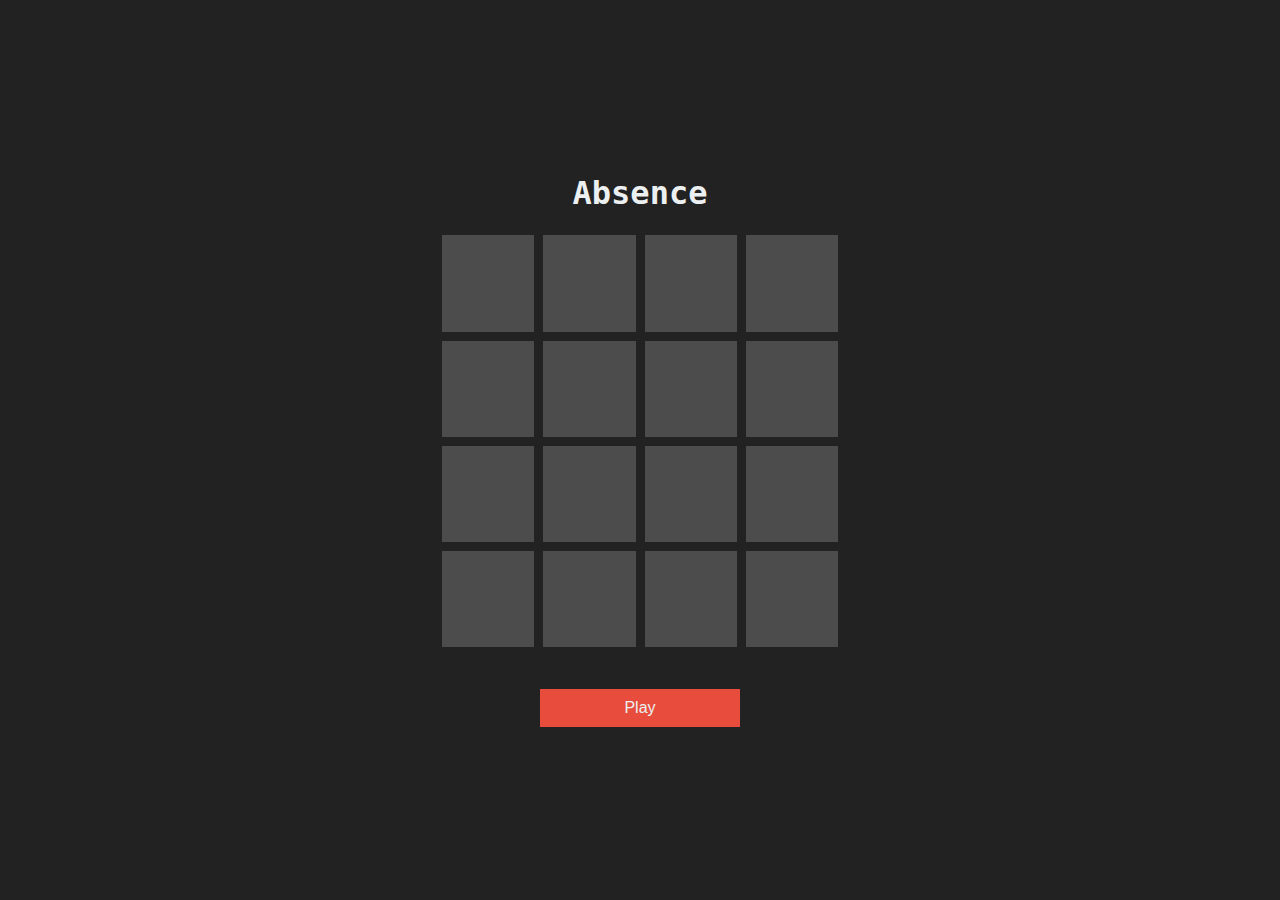
<file: absence/index.html>
<!DOCTYPE html>
<html lang="en">
<head>
    <meta charset="UTF-8">
    <meta name="viewport" content="width=device-width, initial-scale=1.0">
    <title>Absence</title>
    <link rel="stylesheet" href="style.css">
</head>
<body>
    <div class="container">
        <h1>Absence</h1>
        <div class="grid" id="grid"></div>
        <button id="playButton">Play</button>
        <div id="message"></div>
    </div>
    <script src="script.js"></script>
</body>
</html>
</file>
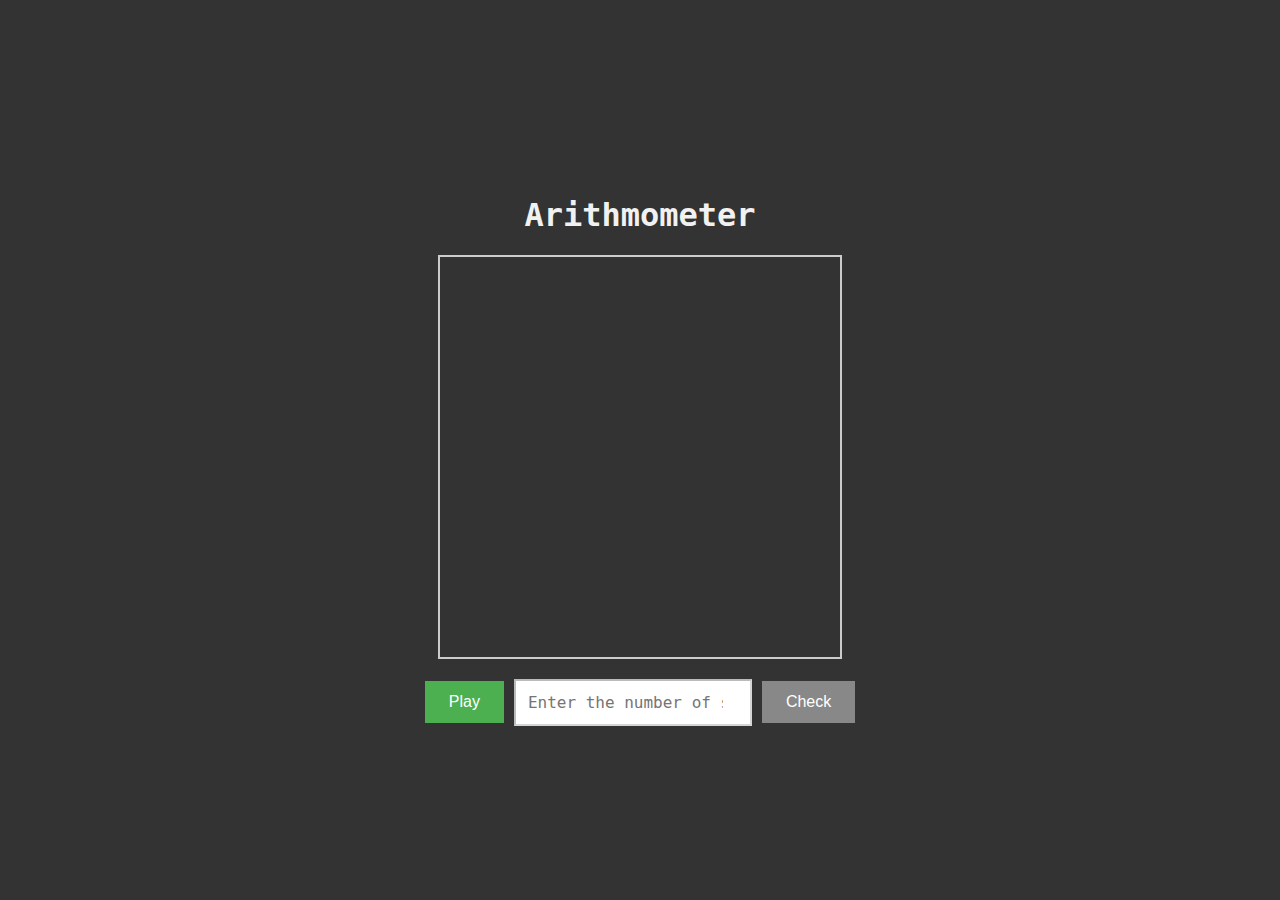
<file: arithmometer/index.html>
<!DOCTYPE html>
<html lang="en">
<head>
  <meta charset="UTF-8">
  <meta name="viewport" content="width=device-width, initial-scale=1.0">
  <title>Arithmometer</title>
  <link rel="stylesheet" href="style.css">
</head>
<body>
  <h1>Arithmometer</h1>
  <div class="game-container">
    <div class="game-board"></div>
    <div class="result-number"></div>
    <div class="controls">
      <button class="play-btn">Play</button>
      <input type="number" class="answer-input" placeholder="Enter the number of squares" disabled>
      <button class="check-btn" disabled>Check</button>
    </div>
    <div class="result-message"></div>
  </div>
  <script src="script.js"></script>
</body>
</html>
</file>
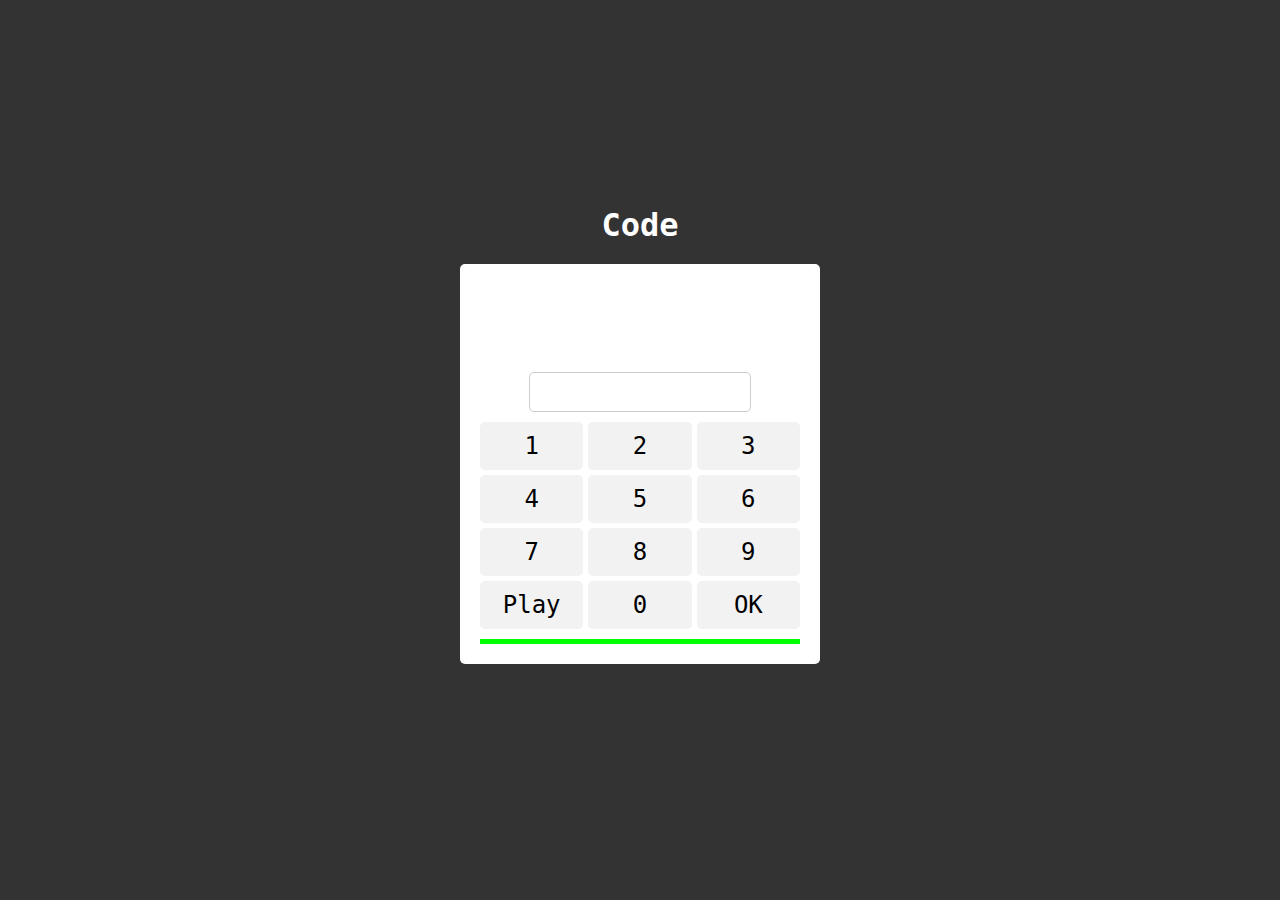
<file: code/index.html>
<!DOCTYPE html>
<html lang="en">
<head>
    <meta charset="UTF-8">
    <meta name="viewport" content="width=device-width, initial-scale=1.0">
    <title>Code Game</title>
    <link rel="stylesheet" href="style.css">
</head>
<body>
    <div class="container">
        <h1>Code</h1>
        <div class="code-container">
            <div class="code-display">
                <span id="code"></span>
            </div>
            <div class="input-container">
                <input type="text" id="code-input" maxlength="8" pattern="\d*" />
                <div class="keyboard">
                    <button class="key">1</button>
                    <button class="key">2</button>
                    <button class="key">3</button>
                    <button class="key">4</button>
                    <button class="key">5</button>
                    <button class="key">6</button>
                    <button class="key">7</button>
                    <button class="key">8</button>
                    <button class="key">9</button>
                    <button class="key" id="play">Play</button>
                    <button class="key">0</button>
                    <button class="key" id="ok">OK</button>
                </div>
            </div>
            <div class="timer-bar" id="timer-bar"></div>
        </div>
        <div id="result"></div>
    </div>
    <script src="script.js"></script>
</body>
</html>
</file>
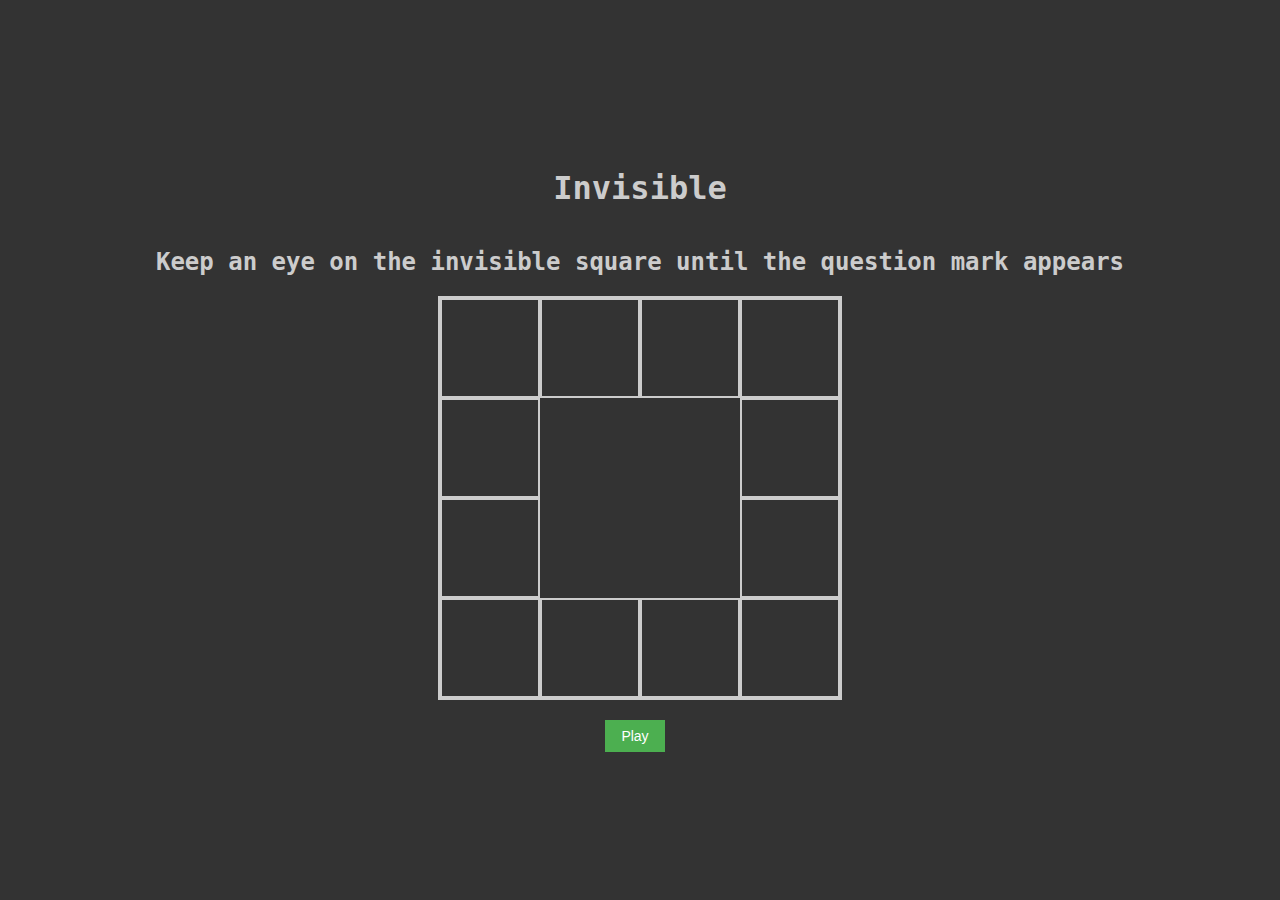
<file: invisible/index.html>
<!DOCTYPE html>
<html lang="en">
<head>
  <meta charset="UTF-8">
  <meta name="viewport" content="width=device-width, initial-scale=1.0">
  <title>Invisible</title>
  <link rel="stylesheet" href="style.css">
</head>
<body>
  <h1>Invisible</h1>
<h2>Keep an eye on the invisible square until the question mark appears</h2>
  <div class="game-container">
    <div class="game-board">
      <div class="cell" data-index="0"></div>
      <div class="cell" data-index="1"></div>
      <div class="cell" data-index="2"></div>
      <div class="cell" data-index="3"></div>
      <div class="cell" data-index="4"></div>
      <div class="cell empty"></div>
      <div class="cell empty"></div>
      <div class="cell" data-index="7"></div>
      <div class="cell" data-index="8"></div>
      <div class="cell empty"></div>
      <div class="cell empty"></div>
      <div class="cell" data-index="11"></div>
      <div class="cell" data-index="12"></div>
      <div class="cell" data-index="13"></div>
      <div class="cell" data-index="14"></div>
      <div class="cell" data-index="15"></div>
    </div>
    <div class="controls">
      <button id="play-btn">Play</button>
      <div id="result-message"></div>
    </div>
  </div>
  <script src="script.js"></script>
</body>
</html>
</file>
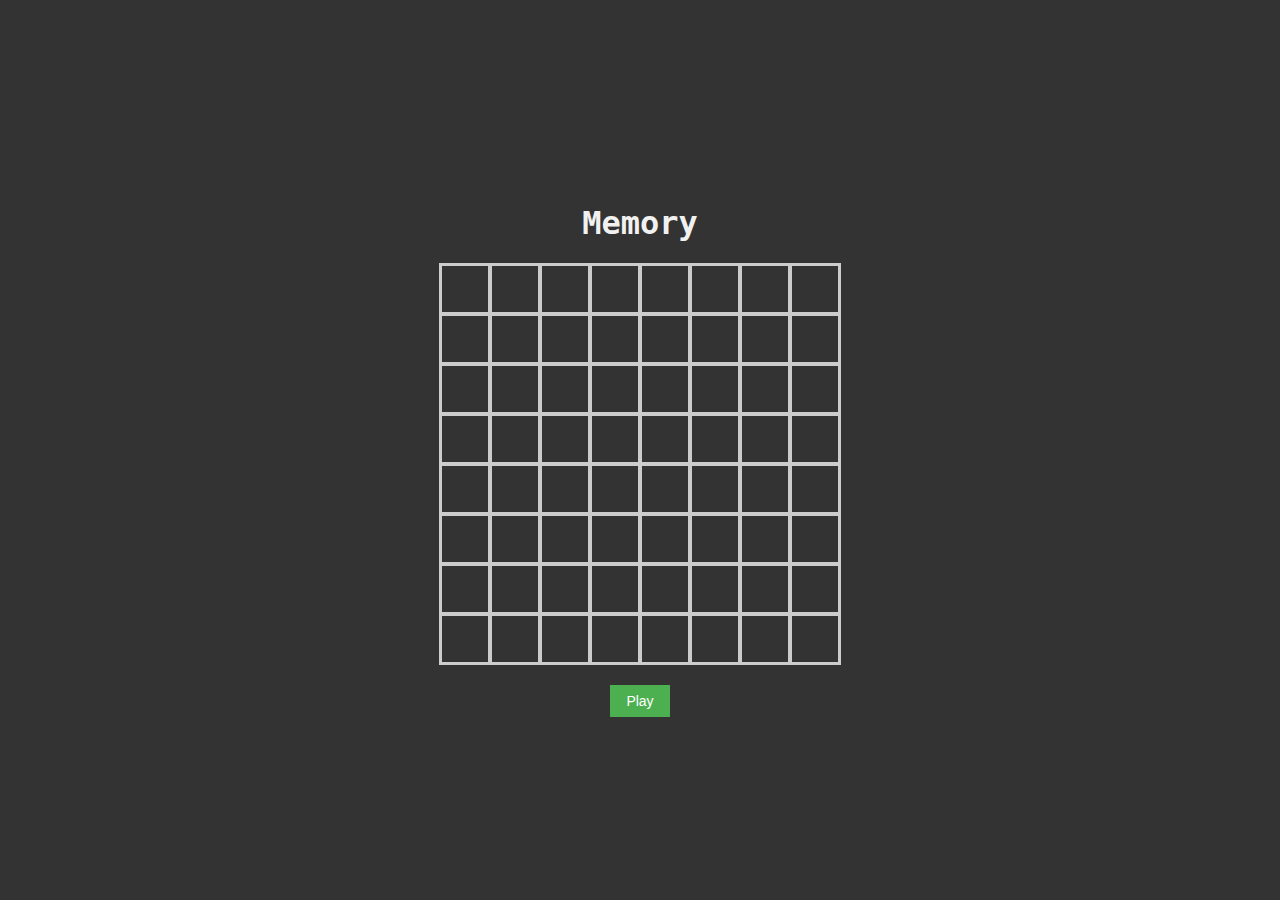
<file: memory/index.html>
<!DOCTYPE html>
<html lang="en">
<head>
  <meta charset="UTF-8">
  <meta name="viewport" content="width=device-width, initial-scale=1.0">
  <title>Memory</title>
  <link rel="stylesheet" href="style.css">
</head>
<body>
  <h1>Memory</h1>
  <div class="game-container">
    <div class="game-board"></div>
    <button class="play-btn">Play</button>
  </div>
  <script src="script.js"></script>
</body>
</html>
</file>
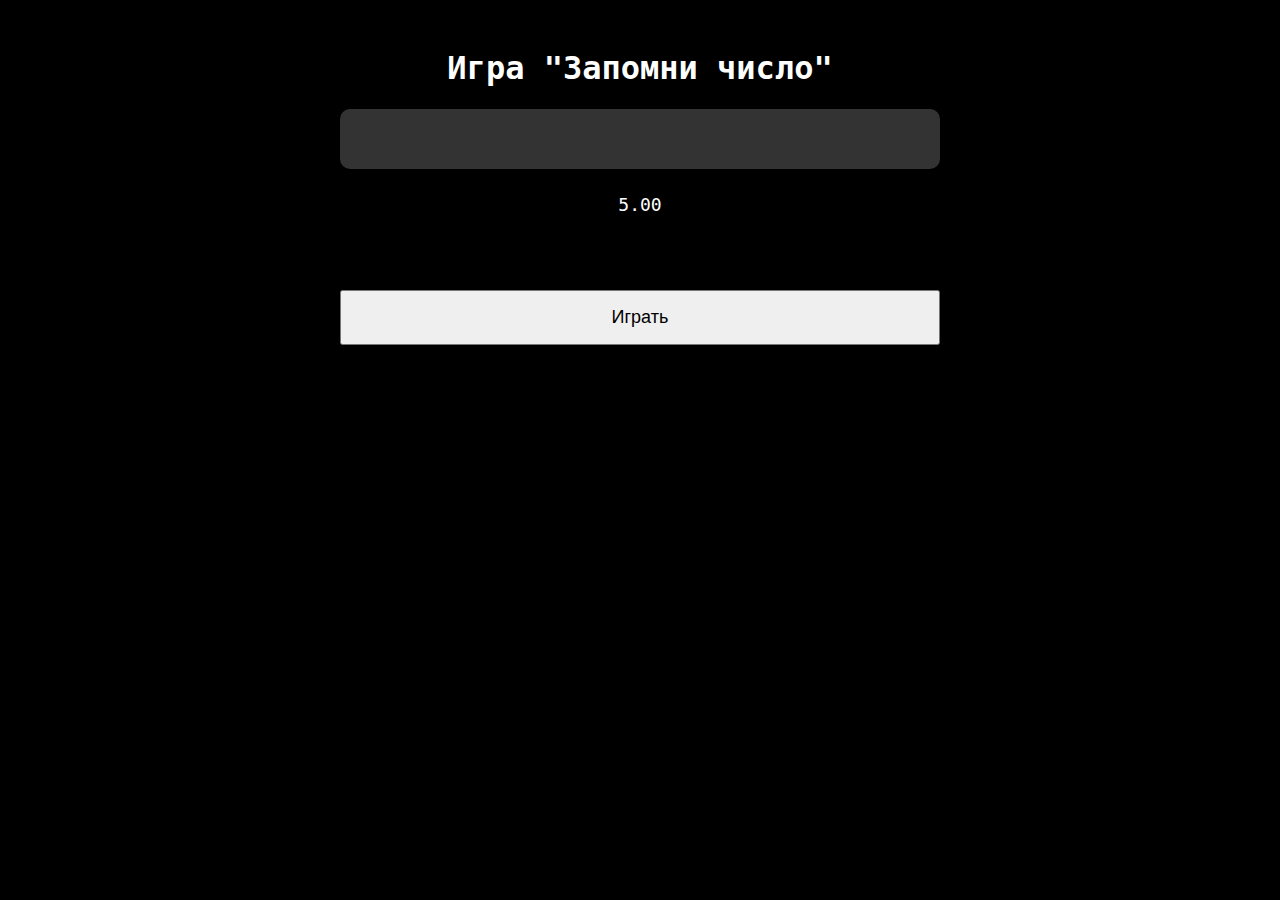
<file: missing-cell/index.html>
<!DOCTYPE html>
<html>
<head>
  <title>Игра "Запомни число"</title>
  <meta name="viewport" content="width=device-width, initial-scale=1">
  <link rel="stylesheet" type="text/css" href="style.css">
</head>
<body>
  <div class="container">
    <h1>Игра "Запомни число"</h1>
    <div class="game-board" id="game-board"></div>
    <div class="timer" id="timer">5.00</div>
    <div id="input-wrapper" style="display:none;">
      <input type="text" id="input-field" placeholder="Введите пропавшее число">
      <button id="check-button">ОК</button>
    </div>
    <div id="result"></div>
    <button id="play-button">Играть</button>
  </div>
  <script src="script.js"></script>
</body>
</html>
</file>
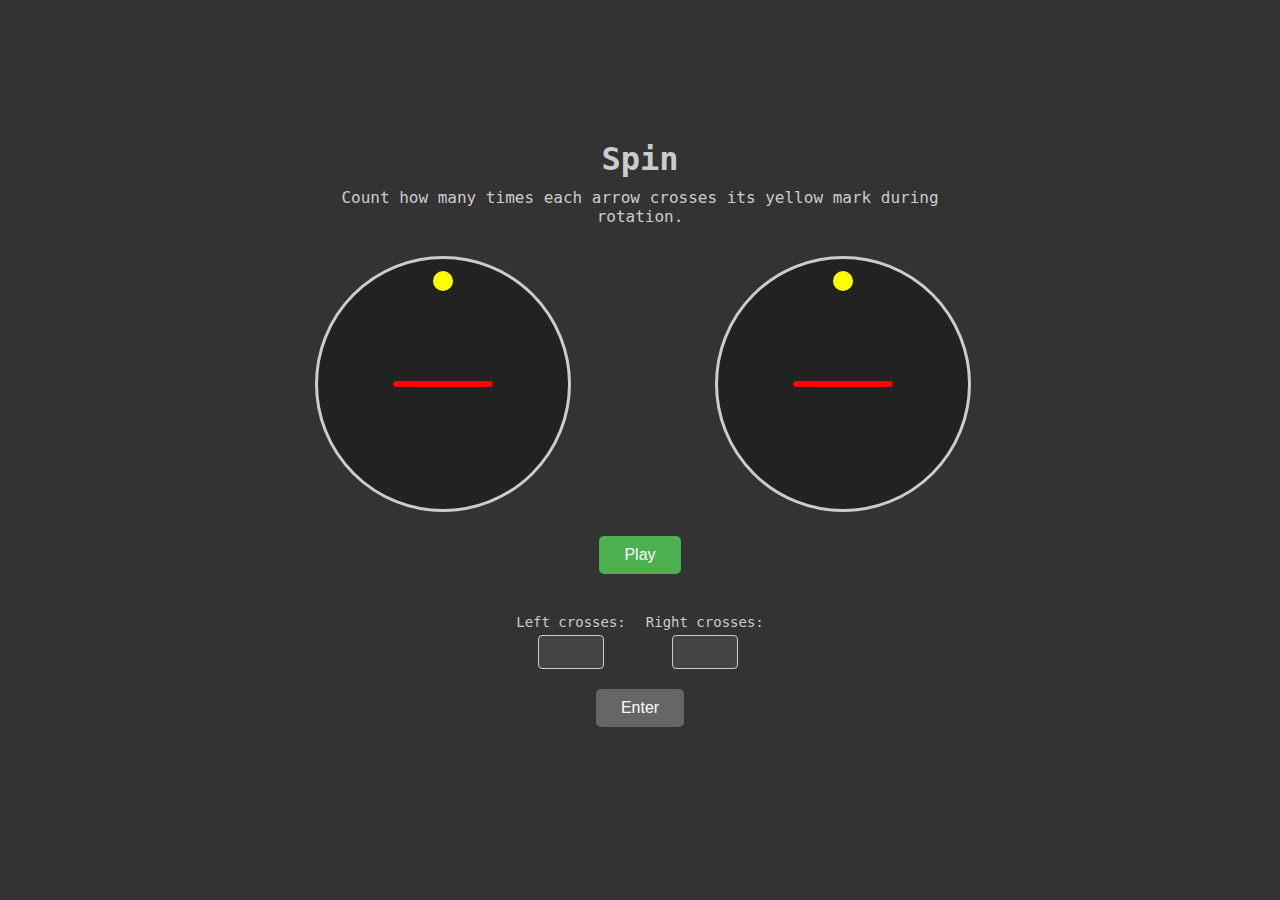
<file: spin/index.html>
<!DOCTYPE html>
<html lang="en">
<head>
  <meta charset="UTF-8" />
  <meta name="viewport" content="width=device-width, initial-scale=1" />
  <title>Spin Game</title>
  <link rel="stylesheet" href="style.css" />
</head>
<body>
  <h1>Spin</h1>
  <div class="game-description">
    Count how many times each arrow crosses its yellow mark during rotation.
  </div>

  <div class="game-container">
    <div class="circles-container">
      <div class="circle-container">
        <div class="circle" id="left-circle">
          <div class="arrow" id="left-arrow"></div>
          <div class="mark left-mark"></div>
        </div>
      </div>

      <div class="circle-container">
        <div class="circle" id="right-circle">
          <div class="arrow" id="right-arrow"></div>
          <div class="mark right-mark"></div>
        </div>
      </div>
    </div>

    <div class="controls">
      <button id="play-btn">Play</button>

      <div class="input-fields">
        <div>
          <label for="left-input">Left crosses:</label>
          <input type="number" id="left-input" min="0" />
        </div>
        <div>
          <label for="right-input">Right crosses:</label>
          <input type="number" id="right-input" min="0" />
        </div>
      </div>

      <button id="submit-btn" disabled>Enter</button>
      <div id="result-message"></div>
    </div>
  </div>

  <script src="script.js"></script>
</body>
</html>
</file>
<file: absence/style.css>
body {
    background-color: #222;
    color: #ecf0f1;
    font-family: 'Consolas', monospace;
    display: flex;
    justify-content: center;
    align-items: center;
    height: 100vh;
    margin: 0;
}

.container {
    text-align: center;
    width: 100%;
    padding: 0 20px;
}

.grid {
    display: grid;
    grid-template-columns: repeat(4, 1fr);
    grid-template-rows: repeat(4, 1fr);
    gap: 5px;
    margin: 20px auto;
    width: 100%;
    max-width: 400px;
}

.cell {
    background-color: #777;
    border: 2px solid #222;
    opacity: 0.5;
    transition: opacity 0.5s;
    pointer-events: none;
    padding-top: 100%;
    position: relative;
}

.cell.active {
    opacity: 1;
}

.cell.correct {
    background-color: #27ae60;
}

.cell.wrong {
    background-color: #ecf0f1;
}

#playButton {
    background-color: #e74c3c;
    color: #ecf0f1;
    border: none;
    padding: 10px 20px;
    font-size: 16px;
    cursor: pointer;
    margin-top: 20px;
    width: 100%;
    max-width: 200px;
}

#message {
    margin-top: 20px;
    font-size: 20px;
}

@media (max-width: 767px) {
    .grid {
        max-width: 320px;
    }

    #playButton {
        font-size: 14px;
    }

    #message {
        font-size: 18px;
    }
}
</file>
<file: arithmometer/style.css>
body {
  font-family: 'Consolas', monospace;
  background-color: #333;
  color: #f1f1f1;
  display: flex;
  flex-direction: column;
  align-items: center;
  justify-content: center;
  height: 100vh;
  margin: 0;
}

.game-container {
  display: flex;
  flex-direction: column;
  align-items: center;
  gap: 20px;
  position: relative;
}

.game-board {
  width: 400px;
  height: 400px;
  border: 2px solid #ccc;
  display: grid;
  grid-template-columns: repeat(5, 1fr);
  grid-template-rows: repeat(5, 1fr);
  background-color: #333;
  position: relative;
}

.game-board .cell {
  display: flex;
  align-items: center;
  justify-content: center;
}

.game-board .cell .square {
  width: 80%;
  height: 80%;
  background-color: #ccc;
  display: none;
}

.controls {
  display: flex;
  align-items: center;
  gap: 10px;
}

button {
  background-color: #4CAF50;
  color: white;
  border: none;
  padding: 12px 24px; /* Установка одинакового размера для кнопок Play и Check */
  text-align: center;
  text-decoration: none;
  display: inline-block;
  font-size: 16px;
  cursor: pointer;
}

button:disabled {
  background-color: #888;
  cursor: not-allowed;
}

.answer-input {
  background-color: white;
  color: black;
  padding: 12px;
  font-size: 16px;
  font-family: 'Consolas', monospace;
  text-align: center;
}

.result-message {
  font-size: 24px; /* Увеличение размера шрифта result message */
  font-weight: bold;
  color: #f1f1f1;
  position: absolute;
  top: calc(100% + 10px); /* Позиционирование ниже кнопок */
  left: 50%;
  transform: translateX(-50%);
  padding: 10px;
  border-radius: 5px;
  display: none;
}

.result-number {
  font-size: 48px;
  font-weight: bold;
  color: #f1f1f1;
  position: absolute;
  top: 42%; /* Позиционирование чуть выше */
  left: 50%;
  transform: translate(-50%, -50%);
  display: none;
}

@media (max-width: 767px) {
  .game-board {
    width: 300px;
    height: 300px;
  }

  button {
    font-size: 14px;
    padding: 12px 20px; /* Обновлённый размер для мобильных устройств */
  }

  .result-message {
    font-size: 16px;
  }

  .controls {
    flex-direction: row;
    justify-content: center;
    gap: 5px;
  }

  .answer-input {
    padding: 9px;
    
  }
}
</file>
<file: code/style.css>
body {
  font-family: 'Consolas', monospace;
  background-color: #333;
  color: #fff;
  display: flex;
  justify-content: center;
  align-items: center;
  height: 100vh;
  margin: 0;
}

.container {
  text-align: center;
  width: 100%;
  max-width: 400px;
  padding: 20px;
  box-sizing: border-box;
}

h1 {
  margin-bottom: 20px;
}

.code-container {
  background-color: #fff;
  color: #333;
  padding: 20px;
  border-radius: 5px;
  box-sizing: border-box;
  margin: 0 auto;
}

.code-display {
  font-size: 32px;
  font-weight: bold;
  padding: 10px;
  height: 48px; /* Ensure enough space for code to appear */
  font-family: 'Consolas', monospace;
}

.input-container {
  margin-top: 20px;
}

#code-input {
  font-size: 24px;
  padding: 5px 10px;
  width: 100%;
  max-width: 200px;
  text-align: center;
  border: 1px solid #ccc;
  border-radius: 5px;
  margin: 0 auto;
  display: block;
}

.keyboard {
  display: grid;
  grid-template-columns: repeat(3, 1fr);
  grid-gap: 5px;
  margin-top: 10px;
}

.key {
  font-size: 24px;
  padding: 10px;
  background-color: #f2f2f2;
  border: none;
  border-radius: 5px;
  cursor: pointer;
  font-family: 'Consolas', monospace;
}

#play {
  grid-column: 1 / 2;
}

#ok {
  grid-column: 3 / 4;
}

#result {
  margin-top: 20px;
  font-size: 24px;
  font-weight: bold;
  height: 32px; /* Fix height to avoid shifting the panel */
  font-family: 'Consolas', monospace;
}

.timer-bar {
  height: 5px;
  background-color: #00ff00;
  width: 100%;
  margin-top: 10px;
  transition: width 0.5s linear;
}

@media (max-width: 600px) {
  .container {
    padding: 50px;
  }

  .key {
    padding: 8px;
    font-size: 20px;
    font-family: 'Consolas', monospace;
  }
}
</file>
<file: invisible/style.css>
body {
  font-family: 'Consolas', monospace;
  background-color: #333;
  color: #ccc;
  display: flex;
  flex-direction: column;
  align-items: center;
  justify-content: center;
  height: 100vh;
  margin: 0;
}

.game-description {
  font-weight: normal;
  font-size: 16px;
  text-align: center;
}

.game-container {
  display: flex;
  flex-direction: column;
  align-items: center;
  gap: 20px;
}

.game-board {
  width: 400px;
  height: 400px;
  display: grid;
  grid-template-columns: repeat(4, 1fr);
  grid-template-rows: repeat(4, 1fr);
  border: 2px solid #ccc; /* добавлены границы для рамки */
}

.game-board .cell {
  width: 100px;
  height: 100px;
  border: 2px solid #ccc;
  box-sizing: border-box;
  position: relative;
}

.game-board .cell.empty {
  border: none;
}

.game-board .cell .moving-square {
  width: 80px;
  height: 80px;
  background-color: #ccc;
  position: absolute;
  top: 50%;
  left: 50%;
  transform: translate(-50%, -50%);
  
}

.controls {
  display: flex;
  align-items: center;
  gap: 10px;
}

button {
  background-color: #4CAF50;
  color: white;
  border: none;
  padding: 8px 16px;
  text-align: center;
  text-decoration: none;
  display: inline-block;
  font-size: 14px;
  cursor: pointer;
}

#result-message {
  font-size: 16px;
  font-weight: bold;
  margin-top: 10px; /* добавлен отступ сверху для результатов */
}

@media (max-width: 767px) {
  .game-board {
    width: 300px;
    height: 300px;
  }

  .game-board .cell {
    width: 75px;
    height: 75px;
  }

  .game-board .cell .moving-square {
    width: 60px;
    height: 60px;
  }

  .controls {
    flex-direction: column;
    align-items: center;
  }

  button {
    font-size: 12px;
    padding: 6px 12px;
  }


  #result-message {
    font-size: 14px;
  }
}
</file>
<file: memory/style.css>
body {
  font-family: 'Consolas', monospace;
  background-color: #333;
  color: #f1f1f1;
  display: flex;
  flex-direction: column;
  align-items: center;
  justify-content: center;
  height: 100vh;
  margin: 0;
}

.game-container {
  display: flex;
  flex-direction: column;
  align-items: center;
  gap: 20px;
}

.game-board {
  width: 400px;
  height: 400px;
  border: 1px solid #ccc;
  display: grid;
  grid-template-columns: repeat(8, 1fr);
  grid-template-rows: repeat(8, 1fr);
  background-color: #333;
}

.game-board .cell {
  width: 50px;
  height: 50px;
  border: 2px solid #ccc;
  box-sizing: border-box;
  display: flex;
  align-items: center;
  justify-content: center;
  background-color: #333;
  position: relative;
}

.game-board .cell .flashed-square,
.game-board .cell .selected-square,
.game-board .cell .correct-square {
  width: 36px;
  height: 36px;
  position: absolute;
  top: 50%;
  left: 50%;
  transform: translate(-50%, -50%);
}

.game-board .cell .flashed-square {
  background-color: #ccc;
}

.game-board .cell .selected-square {
  background-color: white;
}

.game-board .cell .correct-square {
  background-color: green;
}

button {
  background-color: #4CAF50;
  color: white;
  border: none;
  padding: 8px 16px;
  text-align: center;
  text-decoration: none;
  display: inline-block;
  font-size: 14px;
  cursor: pointer;
}

button:disabled {
  background-color: #888;
  cursor: not-allowed;
}

@media (max-width: 767px) {
  .game-board {
    width: 300px;
    height: 300px;
  }

  .game-board .cell {
    width: 37.5px;
    height: 37.5px;
  }

  .game-board .cell .flashed-square,
  .game-board .cell .selected-square,
  .game-board .cell .correct-square {
    width: 25px;
    height: 25px;
  }

  button {
    font-size: 12px;
    padding: 6px 12px;
  }
}
</file>
<file: missing-cell/style.css>
body {
  background-color: black;
  color: white;
  font-family: 'Consolas', monospace;
  padding: 20px; /* Добавим отступы для страницы */
}

.container {
    max-width: 600px; /* Максимальная ширина, чтобы не становилось слишком большим на широких экранах */
    width: 100%;
    margin: 0 auto; /* Центрирование контейнера */
    text-align: center;
}

.game-board {
    display: grid;
    grid-template-columns: repeat(6, 1fr);
    grid-template-rows: repeat(5, 1fr);
    gap: 5px; /* Увеличим расстояние между ячейками */
    padding: 20px;
    background-color: #333;
    border-radius: 10px;
}

.game-board div {
    height: 50px; /* Увеличим высоту ячеек */
    display: flex;
    justify-content: center;
    align-items: center;
    font-size: 24px;
    font-weight: bold;
}

.timer, input, button, #result {
    font-size: large; /* Увеличим шрифт для лучшей читаемости */
    padding: 15px;
    margin: 10px 0;
}

button {
    width: 100%; /* Полная ширина кнопки */
    cursor: pointer;
}

input {
    width: calc(100% - 30px); /* Ширина с учетом padding */
}
</file>
<file: spin/style.css>
body {
  font-family: 'Consolas', monospace;
  background-color: #333;
  color: #ccc;
  display: flex;
  flex-direction: column;
  align-items: center;
  justify-content: center;
  height: 100vh;
  margin: 0;
  padding: 20px;
  box-sizing: border-box;
}

h1 {
  margin-bottom: 10px;
}

.game-description {
  font-weight: normal;
  font-size: 16px;
  text-align: center;
  margin-bottom: 30px;
  max-width: 600px;
}

.game-container {
  display: flex;
  flex-direction: column;
  align-items: center;
  gap: 30px;
  width: 100%;
  max-width: 650px;
}

.circles-container {
  display: flex;
  justify-content: space-between;
  width: 100%;
}

.circle-container {
  width: 250px;
  height: 250px;
  position: relative;
}

.circle {
  width: 100%;
  height: 100%;
  border-radius: 50%;
  border: 3px solid #ccc;
  position: relative;
  background: #222;
}

.arrow {
  position: absolute;
  top: 50%;
  left: 50%;
  width: 100px;
  height: 6px;
  background-color: red;
  border-radius: 3px;
  transform-origin: left center;
  transform: translate(-50%, -50%) rotate(0deg);
}

.mark {
  position: absolute;
  width: 20px;
  height: 20px;
  background-color: yellow;
  border-radius: 50%;
  top: 5%;
  left: 50%;
  transform: translateX(-50%);
  z-index: 2;
}

.controls {
  display: flex;
  flex-direction: column;
  align-items: center;
  gap: 20px;
  width: 100%;
}

.input-fields {
  display: flex;
  gap: 20px;
  margin-top: 20px;
}

.input-fields div {
  display: flex;
  flex-direction: column;
  align-items: center;
}

input {
  width: 60px;
  height: 30px;
  text-align: center;
  font-size: 16px;
  background-color: #444;
  color: #ccc;
  border: 1px solid #ccc;
  border-radius: 4px;
}

label {
  margin-bottom: 5px;
  font-size: 14px;
}

button {
  background-color: #4caf50;
  color: white;
  border: none;
  padding: 10px 25px;
  font-size: 16px;
  cursor: pointer;
  border-radius: 5px;
  transition: background-color 0.3s ease;
}

button:disabled {
  background-color: #666;
  cursor: not-allowed;
}

#result-message {
  font-size: 18px;
  font-weight: bold;
  min-height: 25px;
  margin-top: 10px;
  text-align: center;
}

@media (max-width: 767px) {
  .circles-container {
    flex-direction: column;
    gap: 30px;
  }

  .circle-container {
    width: 200px;
    height: 200px;
  }

  .arrow {
    width: 80px;
  }
}
</file>
